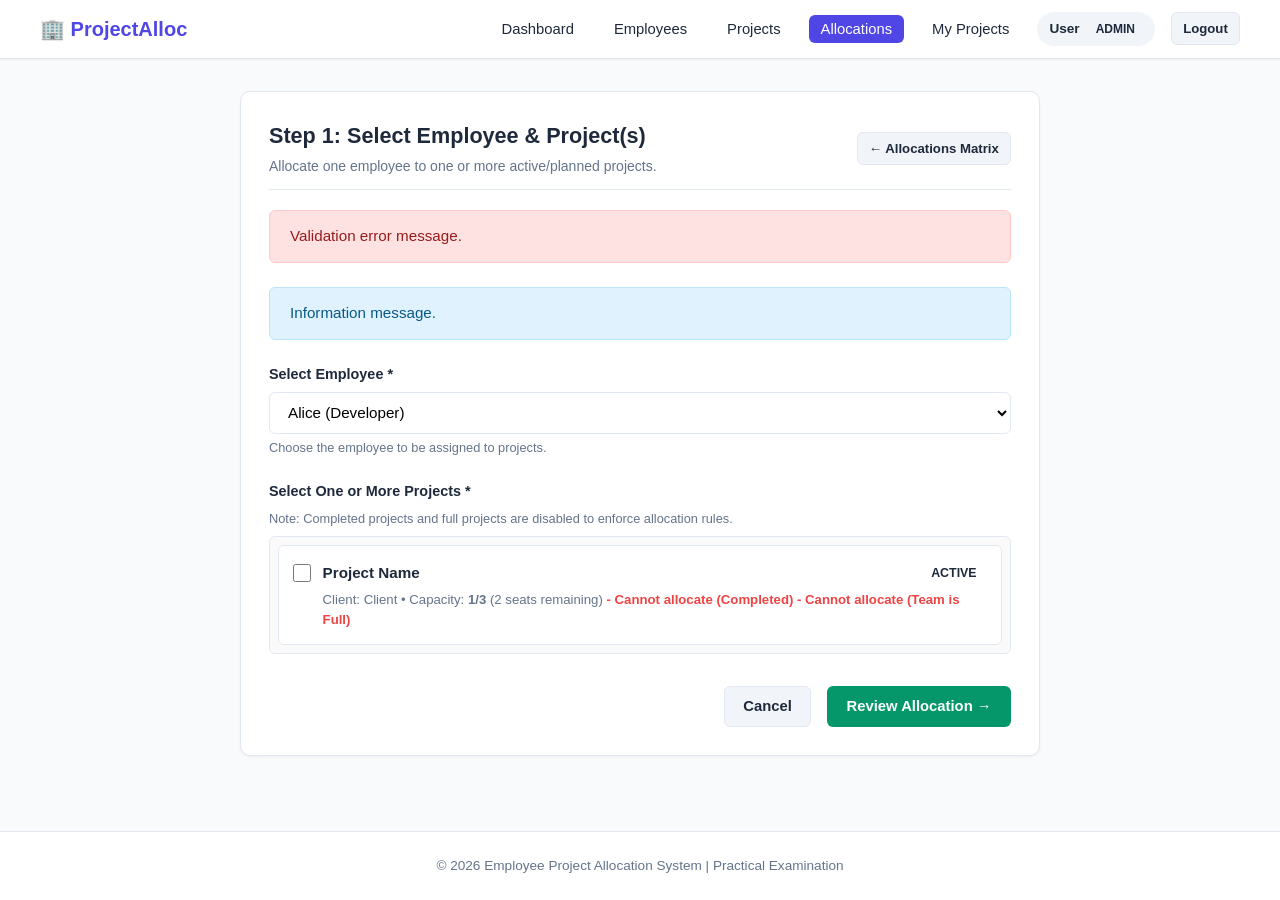
<file: src/main/webapp/WEB-INF/templates/allocation-form.html>
<!DOCTYPE html>
<html xmlns:th="http://www.thymeleaf.org" lang="en">
<head>
    <meta charset="UTF-8">
    <meta name="viewport" content="width=device-width, initial-scale=1.0">
    <title>New Allocation - Employee Project Allocation System</title>
    <link rel="stylesheet" th:href="@{/css/style.css}" href="../../css/style.css">
</head>
<body>

<nav class="navbar">
    <div class="nav-container">
        <a class="nav-brand" th:href="@{/dashboard}">
            <span>🏢 ProjectAlloc</span>
        </a>
        <ul class="nav-links">
            <li><a class="nav-link" th:href="@{/dashboard}">Dashboard</a></li>
            <li><a class="nav-link" th:href="@{/employees}">Employees</a></li>
            <li><a class="nav-link" th:href="@{/projects}">Projects</a></li>
            <li><a class="nav-link active" th:href="@{/allocations}">Allocations</a></li>
            <li><a class="nav-link" th:href="@{/my-projects}">My Projects</a></li>
            <li>
                <div class="user-profile-badge">
                    <span th:text="${currentUserName}">User</span>
                    <span class="badge-role" th:classappend="${currentUserRole}" th:text="${currentUserRole}">ADMIN</span>
                </div>
            </li>
            <li><a class="btn btn-secondary btn-sm" th:href="@{/logout}">Logout</a></li>
        </ul>
    </div>
</nav>

<main class="main-content">

    <div class="card" style="max-width: 800px; margin: 0 auto;">
        <div class="card-header">
            <div>
                <h2 class="card-title">Step 1: Select Employee & Project(s)</h2>
                <p style="color: var(--text-muted); font-size: 0.875rem; margin-top: 0.25rem;">
                    Allocate one employee to one or more active/planned projects.
                </p>
            </div>
            <a th:href="@{/allocations}" class="btn btn-secondary btn-sm">&larr; Allocations Matrix</a>
        </div>

        <!-- Validation Error Message Alert -->
        <div th:if="${errorMessage != null}" class="alert alert-danger" th:utext="${errorMessage}">
            Validation error message.
        </div>
        <div th:if="${infoMessage != null}" class="alert alert-info" th:text="${infoMessage}">
            Information message.
        </div>

        <form th:action="@{/allocations/stage}" method="post">

            <!-- Employee Selection Dropdown -->
            <div class="form-group">
                <label class="form-label" for="employeeId">Select Employee *</label>
                <select id="employeeId" name="employeeId" class="form-control" required>
                    <option value="" disabled th:selected="${selectedEmployeeId == null}">-- Select an Employee --</option>
                    <option th:each="emp : ${employees}"
                            th:value="${emp.employeeID}"
                            th:selected="${selectedEmployeeId != null and selectedEmployeeId == emp.employeeID}"
                            th:text="${emp.employeeName} + ' (' + ${emp.designation} + ' - ' + ${emp.email} + ')'">
                        Alice (Developer)
                    </option>
                </select>
                <div class="form-help">Choose the employee to be assigned to projects.</div>
            </div>

            <!-- Project Selection (Multiple Choice Checkbox List) -->
            <div class="form-group" style="margin-top: 1.5rem;">
                <label class="form-label">Select One or More Projects *</label>
                <div class="form-help" style="margin-bottom: 0.5rem;">
                    Note: Completed projects and full projects are disabled to enforce allocation rules.
                </div>

                <div class="checkbox-card-list">
                    <div th:each="proj : ${projects}"
                         class="checkbox-card"
                         th:classappend="${!proj.allocationAllowed ? 'disabled' : ''}">
                        
                        <input type="checkbox"
                               name="projectIds"
                               th:value="${proj.projectID}"
                               th:id="'proj_' + ${proj.projectID}"
                               th:disabled="${!proj.allocationAllowed}"
                               th:checked="${selectedProjectIds != null and selectedProjectIds.contains(proj.projectID)}" />

                        <div class="checkbox-content">
                            <label th:for="'proj_' + ${proj.projectID}" style="cursor: pointer; display: block;">
                                <div class="checkbox-title">
                                    <span th:text="${proj.projectName}">Project Name</span>
                                    <span class="status-badge" th:classappend="'status-' + ${proj.status}" th:text="${proj.status}">Active</span>
                                </div>
                                <div class="checkbox-desc">
                                    Client: <span th:text="${proj.clientName}">Client</span> &bull;
                                    Capacity: <strong th:text="${proj.currentTeamSize} + ' / ' + ${proj.maximumTeamSize}">1/3</strong>
                                    (<span th:text="${proj.remainingCapacity} + ' seat(s) remaining'">2 seats remaining</span>)
                                    <span th:if="${proj.completed}" style="color: var(--danger); font-weight: 600;"> - Cannot allocate (Completed)</span>
                                    <span th:if="${proj.full and !proj.completed}" style="color: var(--danger); font-weight: 600;"> - Cannot allocate (Team is Full)</span>
                                </div>
                            </label>
                        </div>
                    </div>
                </div>
            </div>

            <div style="display: flex; gap: 1rem; margin-top: 2rem; justify-content: flex-end;">
                <a th:href="@{/allocations}" class="btn btn-secondary">Cancel</a>
                <button type="submit" class="btn btn-primary" style="background-color: #059669;">
                    Review Allocation &rarr;
                </button>
            </div>
        </form>
    </div>

</main>

<footer class="footer">
    &copy; 2026 Employee Project Allocation System | Practical Examination
</footer>

</body>
</html>
</file>
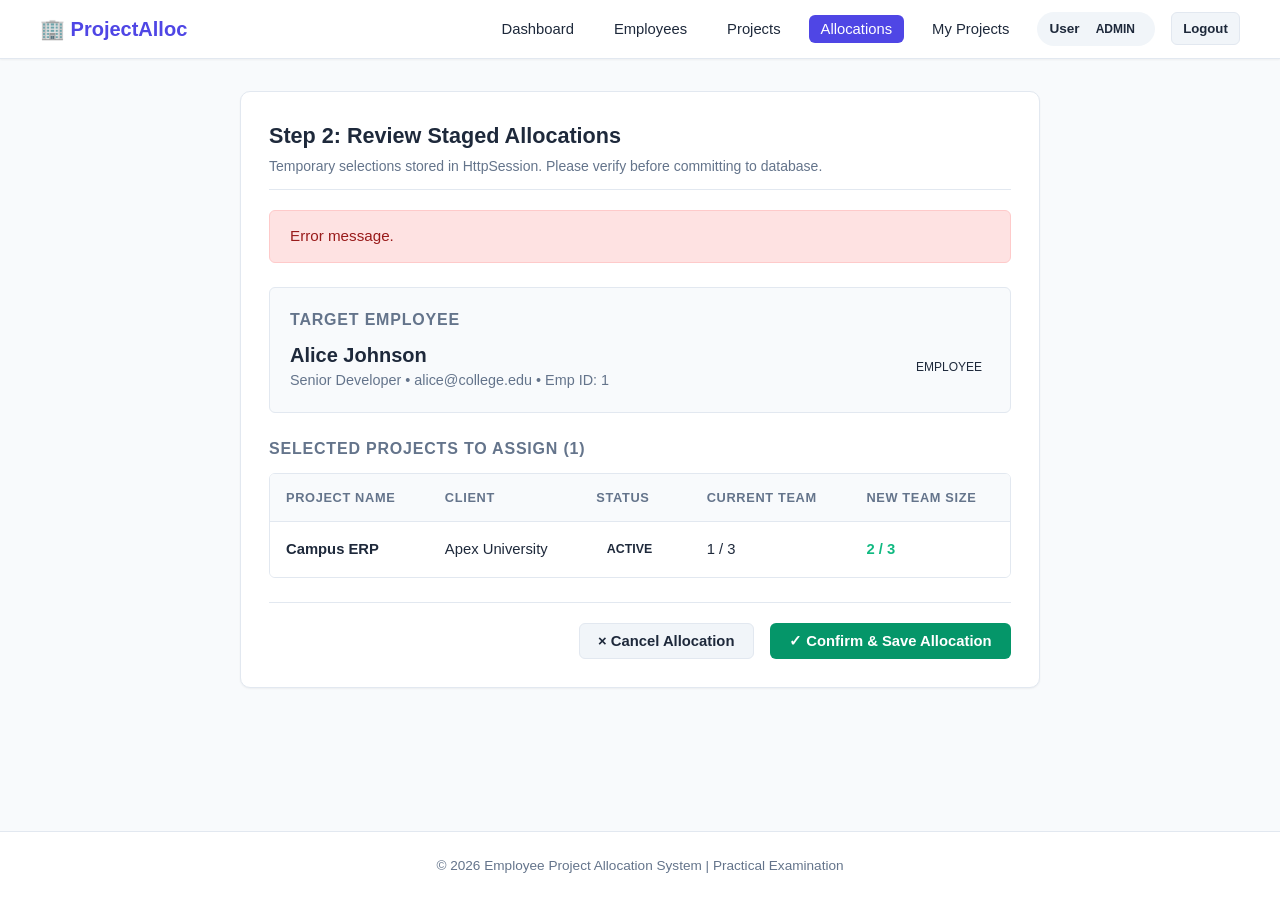
<file: src/main/webapp/WEB-INF/templates/allocation-review.html>
<!DOCTYPE html>
<html xmlns:th="http://www.thymeleaf.org" lang="en">
<head>
    <meta charset="UTF-8">
    <meta name="viewport" content="width=device-width, initial-scale=1.0">
    <title>Review Allocation - Employee Project Allocation System</title>
    <link rel="stylesheet" th:href="@{/css/style.css}" href="../../css/style.css">
</head>
<body>

<nav class="navbar">
    <div class="nav-container">
        <a class="nav-brand" th:href="@{/dashboard}">
            <span>🏢 ProjectAlloc</span>
        </a>
        <ul class="nav-links">
            <li><a class="nav-link" th:href="@{/dashboard}">Dashboard</a></li>
            <li><a class="nav-link" th:href="@{/employees}">Employees</a></li>
            <li><a class="nav-link" th:href="@{/projects}">Projects</a></li>
            <li><a class="nav-link active" th:href="@{/allocations}">Allocations</a></li>
            <li><a class="nav-link" th:href="@{/my-projects}">My Projects</a></li>
            <li>
                <div class="user-profile-badge">
                    <span th:text="${currentUserName}">User</span>
                    <span class="badge-role" th:classappend="${currentUserRole}" th:text="${currentUserRole}">ADMIN</span>
                </div>
            </li>
            <li><a class="btn btn-secondary btn-sm" th:href="@{/logout}">Logout</a></li>
        </ul>
    </div>
</nav>

<main class="main-content">

    <div class="card" style="max-width: 800px; margin: 0 auto;">
        <div class="card-header">
            <div>
                <h2 class="card-title">Step 2: Review Staged Allocations</h2>
                <p style="color: var(--text-muted); font-size: 0.875rem; margin-top: 0.25rem;">
                    Temporary selections stored in HttpSession. Please verify before committing to database.
                </p>
            </div>
        </div>

        <!-- Failure / Error alert -->
        <div th:if="${errorMessage != null}" class="alert alert-danger" th:utext="${errorMessage}">
            Error message.
        </div>

        <!-- Employee Summary Card -->
        <div style="background: #f8fafc; border: 1px solid var(--border-color); border-radius: var(--radius-sm); padding: 1.25rem; margin-bottom: 1.5rem;">
            <h3 style="font-size: 1rem; color: var(--text-muted); text-transform: uppercase; letter-spacing: 0.05em; margin-bottom: 0.5rem;">
                Target Employee
            </h3>
            <div style="display: flex; justify-content: space-between; align-items: center; flex-wrap: wrap;">
                <div>
                    <h4 style="font-size: 1.25rem; font-weight: 700;" th:text="${employee.employeeName}">Alice Johnson</h4>
                    <p style="color: var(--text-muted); font-size: 0.9rem;">
                        <span th:text="${employee.designation}">Senior Developer</span> &bull;
                        <span th:text="${employee.email}">alice@college.edu</span> &bull;
                        Emp ID: <span th:text="${employee.employeeID}">1</span>
                    </p>
                </div>
                <div>
                    <span class="badge-role" th:classappend="${employee.role}" th:text="${employee.role}">EMPLOYEE</span>
                </div>
            </div>
        </div>

        <!-- Selected Projects Table -->
        <div style="margin-bottom: 1.5rem;">
            <h3 style="font-size: 1rem; color: var(--text-muted); text-transform: uppercase; letter-spacing: 0.05em; margin-bottom: 0.75rem;">
                Selected Projects to Assign (<span th:text="${#lists.size(selectedProjects)}">1</span>)
            </h3>
            <div class="table-responsive">
                <table class="data-table">
                    <thead>
                    <tr>
                        <th>Project Name</th>
                        <th>Client</th>
                        <th>Status</th>
                        <th>Current Team</th>
                        <th>New Team Size</th>
                    </tr>
                    </thead>
                    <tbody>
                    <tr th:each="proj : ${selectedProjects}">
                        <td style="font-weight: 600;" th:text="${proj.projectName}">Campus ERP</td>
                        <td th:text="${proj.clientName}">Apex University</td>
                        <td>
                            <span class="status-badge" th:classappend="'status-' + ${proj.status}" th:text="${proj.status}">
                                Active
                            </span>
                        </td>
                        <td th:text="${proj.currentTeamSize} + ' / ' + ${proj.maximumTeamSize}">1 / 3</td>
                        <td>
                            <strong style="color: var(--success);"
                                    th:text="(${proj.currentTeamSize} + 1) + ' / ' + ${proj.maximumTeamSize}">
                                2 / 3
                            </strong>
                        </td>
                    </tr>
                    </tbody>
                </table>
            </div>
        </div>

        <!-- Confirmation and Cancellation Action Forms -->
        <div style="display: flex; gap: 1rem; justify-content: flex-end; align-items: center; border-top: 1px solid var(--border-color); padding-top: 1.25rem;">
            <!-- Cancel Button: Triggers session cleanup and returns to form -->
            <form th:action="@{/allocations/cancel}" method="post">
                <button type="submit" class="btn btn-secondary">
                    &times; Cancel Allocation
                </button>
            </form>

            <!-- Confirm Button: Executes transactional commit and PRG -->
            <form th:action="@{/allocations/confirm}" method="post">
                <button type="submit" class="btn btn-primary" style="background-color: #059669;">
                    ✓ Confirm &amp; Save Allocation
                </button>
            </form>
        </div>
    </div>

</main>

<footer class="footer">
    &copy; 2026 Employee Project Allocation System | Practical Examination
</footer>

</body>
</html>
</file>
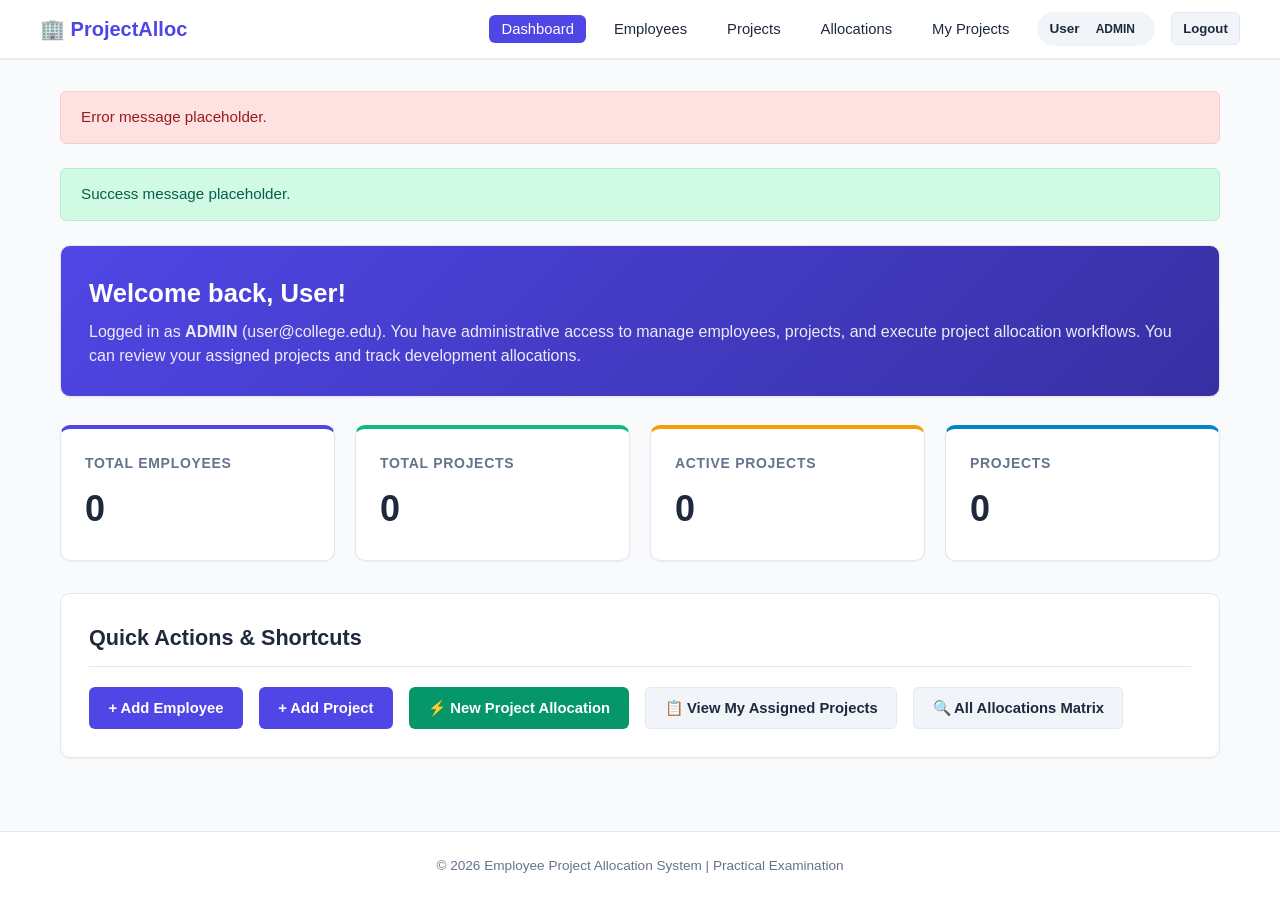
<file: src/main/webapp/WEB-INF/templates/dashboard.html>
<!DOCTYPE html>
<html xmlns:th="http://www.thymeleaf.org" lang="en">
<head>
    <meta charset="UTF-8">
    <meta name="viewport" content="width=device-width, initial-scale=1.0">
    <title>Dashboard - Employee Project Allocation System</title>
    <link rel="stylesheet" th:href="@{/css/style.css}" href="../../css/style.css">
</head>
<body>

<!-- Standard Navigation Header -->
<nav class="navbar">
    <div class="nav-container">
        <a class="nav-brand" th:href="@{/dashboard}">
            <span>🏢 ProjectAlloc</span>
        </a>
        <ul class="nav-links">
            <li><a class="nav-link active" th:href="@{/dashboard}">Dashboard</a></li>
            <li th:if="${currentUserRole == 'ADMIN'}">
                <a class="nav-link" th:href="@{/employees}">Employees</a>
            </li>
            <li th:if="${currentUserRole == 'ADMIN'}">
                <a class="nav-link" th:href="@{/projects}">Projects</a>
            </li>
            <li th:if="${currentUserRole == 'ADMIN'}">
                <a class="nav-link" th:href="@{/allocations}">Allocations</a>
            </li>
            <li>
                <a class="nav-link" th:href="@{/my-projects}">My Projects</a>
            </li>
            <li>
                <div class="user-profile-badge">
                    <span th:text="${currentUserName}">User</span>
                    <span class="badge-role" th:classappend="${currentUserRole}" th:text="${currentUserRole}">ADMIN</span>
                </div>
            </li>
            <li>
                <a class="btn btn-secondary btn-sm" th:href="@{/logout}">Logout</a>
            </li>
        </ul>
    </div>
</nav>

<main class="main-content">

    <!-- Alert Messages -->
    <div th:if="${errorMessage != null}" class="alert alert-danger" th:text="${errorMessage}">
        Error message placeholder.
    </div>
    <div th:if="${successMessage != null}" class="alert alert-success" th:text="${successMessage}">
        Success message placeholder.
    </div>

    <!-- Welcome Card -->
    <div class="card" style="background: linear-gradient(135deg, #4f46e5 0%, #3730a3 100%); color: #ffffff;">
        <h2 style="font-size: 1.6rem; font-weight: 700;">
            Welcome back, <span th:text="${currentUserName}">User</span>!
        </h2>
        <p style="margin-top: 0.5rem; opacity: 0.9;">
            Logged in as <strong th:text="${currentUserRole}">ADMIN</strong> (<span th:text="${currentUserEmail}">user@college.edu</span>).
            <span th:if="${currentUserRole == 'ADMIN'}">
                You have administrative access to manage employees, projects, and execute project allocation workflows.
            </span>
            <span th:if="${currentUserRole == 'EMPLOYEE'}">
                You can review your assigned projects and track development allocations.
            </span>
        </p>
    </div>

    <!-- System Metrics Grid -->
    <div class="stats-grid">
        <div class="stat-card">
            <span class="stat-title">Total Employees</span>
            <span class="stat-value" th:text="${totalEmployees}">0</span>
        </div>
        <div class="stat-card" style="border-top-color: #10b981;">
            <span class="stat-title">Total Projects</span>
            <span class="stat-value" th:text="${totalProjects}">0</span>
        </div>
        <div class="stat-card" style="border-top-color: #f59e0b;">
            <span class="stat-title">Active Projects</span>
            <span class="stat-value" th:text="${activeProjects}">0</span>
        </div>
        <div class="stat-card" style="border-top-color: #0284c7;">
            <span class="stat-title" th:text="${currentUserRole == 'ADMIN' ? 'Workflow' : 'Assigned to Me'}">Projects</span>
            <span class="stat-value" th:text="${currentUserRole == 'ADMIN' ? 'Bidirectional' : (myProjectsCount != null ? myProjectsCount : 0)}">0</span>
        </div>
    </div>

    <!-- Quick Action Cards -->
    <div class="card">
        <div class="card-header">
            <h3 class="card-title">Quick Actions & Shortcuts</h3>
        </div>
        <div style="display: flex; gap: 1rem; flex-wrap: wrap;">
            <a th:if="${currentUserRole == 'ADMIN'}" th:href="@{/employees/new}" class="btn btn-primary">
                + Add Employee
            </a>
            <a th:if="${currentUserRole == 'ADMIN'}" th:href="@{/projects/new}" class="btn btn-primary">
                + Add Project
            </a>
            <a th:if="${currentUserRole == 'ADMIN'}" th:href="@{/allocations/new}" class="btn btn-primary" style="background-color: #059669;">
                ⚡ New Project Allocation
            </a>
            <a th:href="@{/my-projects}" class="btn btn-secondary">
                📋 View My Assigned Projects
            </a>
            <a th:if="${currentUserRole == 'ADMIN'}" th:href="@{/allocations}" class="btn btn-secondary">
                🔍 All Allocations Matrix
            </a>
        </div>
    </div>

</main>

<footer class="footer">
    &copy; 2026 Employee Project Allocation System | Practical Examination
</footer>

</body>
</html>
</file>
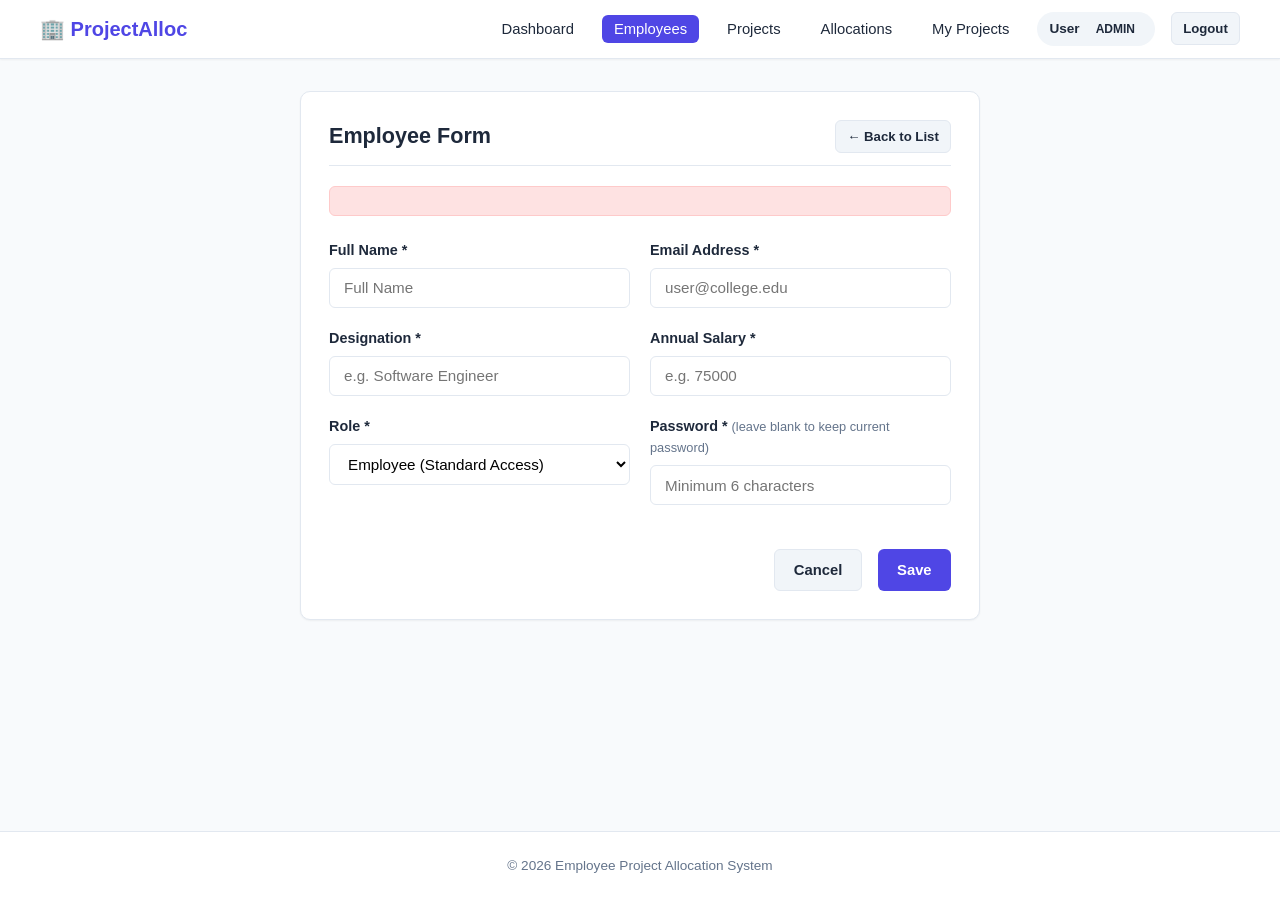
<file: src/main/webapp/WEB-INF/templates/employee-form.html>
<!DOCTYPE html>
<html xmlns:th="http://www.thymeleaf.org" lang="en">
<head>
    <meta charset="UTF-8">
    <meta name="viewport" content="width=device-width, initial-scale=1.0">
    <title th:text="${isEdit} ? 'Edit Employee' : 'Add Employee'">Employee Form</title>
    <link rel="stylesheet" th:href="@{/css/style.css}" href="../../css/style.css">
</head>
<body>

<nav class="navbar">
    <div class="nav-container">
        <a class="nav-brand" th:href="@{/dashboard}">
            <span>🏢 ProjectAlloc</span>
        </a>
        <ul class="nav-links">
            <li><a class="nav-link" th:href="@{/dashboard}">Dashboard</a></li>
            <li><a class="nav-link active" th:href="@{/employees}">Employees</a></li>
            <li><a class="nav-link" th:href="@{/projects}">Projects</a></li>
            <li><a class="nav-link" th:href="@{/allocations}">Allocations</a></li>
            <li><a class="nav-link" th:href="@{/my-projects}">My Projects</a></li>
            <li>
                <div class="user-profile-badge">
                    <span th:text="${currentUserName}">User</span>
                    <span class="badge-role" th:classappend="${currentUserRole}" th:text="${currentUserRole}">ADMIN</span>
                </div>
            </li>
            <li><a class="btn btn-secondary btn-sm" th:href="@{/logout}">Logout</a></li>
        </ul>
    </div>
</nav>

<main class="main-content">
    <div class="card" style="max-width: 680px; margin: 0 auto;">
        <div class="card-header">
            <h2 class="card-title" th:text="${isEdit} ? 'Edit Employee' : 'Add New Employee'">Employee Form</h2>
            <a th:href="@{/employees}" class="btn btn-secondary btn-sm">&larr; Back to List</a>
        </div>

        <div th:if="${errorMessage != null}" class="alert alert-danger" th:utext="${errorMessage}"></div>

        <form th:action="@{/employees/save}" th:object="${employee}" method="post">

            <input type="hidden" name="employeeID" th:value="*{employeeID}" />

            <div class="form-row">
                <div class="form-group">
                    <label class="form-label" for="employeeName">Full Name *</label>
                    <input type="text"
                           th:field="*{employeeName}"
                           class="form-control"
                           placeholder="Full Name"
                           required>
                </div>

                <div class="form-group">
                    <label class="form-label" for="email">Email Address *</label>
                    <input type="email"
                           th:field="*{email}"
                           class="form-control"
                           placeholder="user@college.edu"
                           required>
                </div>
            </div>

            <div class="form-row">
                <div class="form-group">
                    <label class="form-label" for="designation">Designation *</label>
                    <input type="text"
                           th:field="*{designation}"
                           class="form-control"
                           placeholder="e.g. Software Engineer"
                           required>
                </div>

                <div class="form-group">
                    <label class="form-label" for="salary">Annual Salary *</label>
                    <input type="number"
                           th:field="*{salary}"
                           step="0.01"
                           min="1"
                           class="form-control"
                           placeholder="e.g. 75000"
                           required>
                </div>
            </div>

            <div class="form-row">
                <div class="form-group">
                    <label class="form-label" for="role">Role *</label>
                    <select th:field="*{role}" class="form-control" required>
                        <option value="EMPLOYEE" th:selected="*{role == 'EMPLOYEE'}">Employee (Standard Access)</option>
                        <option value="ADMIN"    th:selected="*{role == 'ADMIN'}">Admin (Full Management)</option>
                    </select>
                </div>

                <div class="form-group">
                    <label class="form-label" for="password">
                        Password
                        <span th:if="${!isEdit}">*</span>
                        <span th:if="${isEdit}" style="font-size:0.8rem;font-weight:normal;color:var(--text-muted);">
                            (leave blank to keep current password)
                        </span>
                    </label>
                    <input type="password"
                           id="password"
                           name="password"
                           class="form-control"
                           placeholder="Minimum 6 characters"
                           th:required="${!isEdit}">
                </div>
            </div>

            <div style="display:flex;gap:1rem;justify-content:flex-end;margin-top:1.5rem;">
                <a th:href="@{/employees}" class="btn btn-secondary">Cancel</a>
                <button type="submit" class="btn btn-primary"
                        th:text="${isEdit} ? 'Update Employee' : 'Save Employee'">
                    Save
                </button>
            </div>
        </form>
    </div>
</main>

<footer class="footer">&copy; 2026 Employee Project Allocation System</footer>
</body>
</html>
</file>
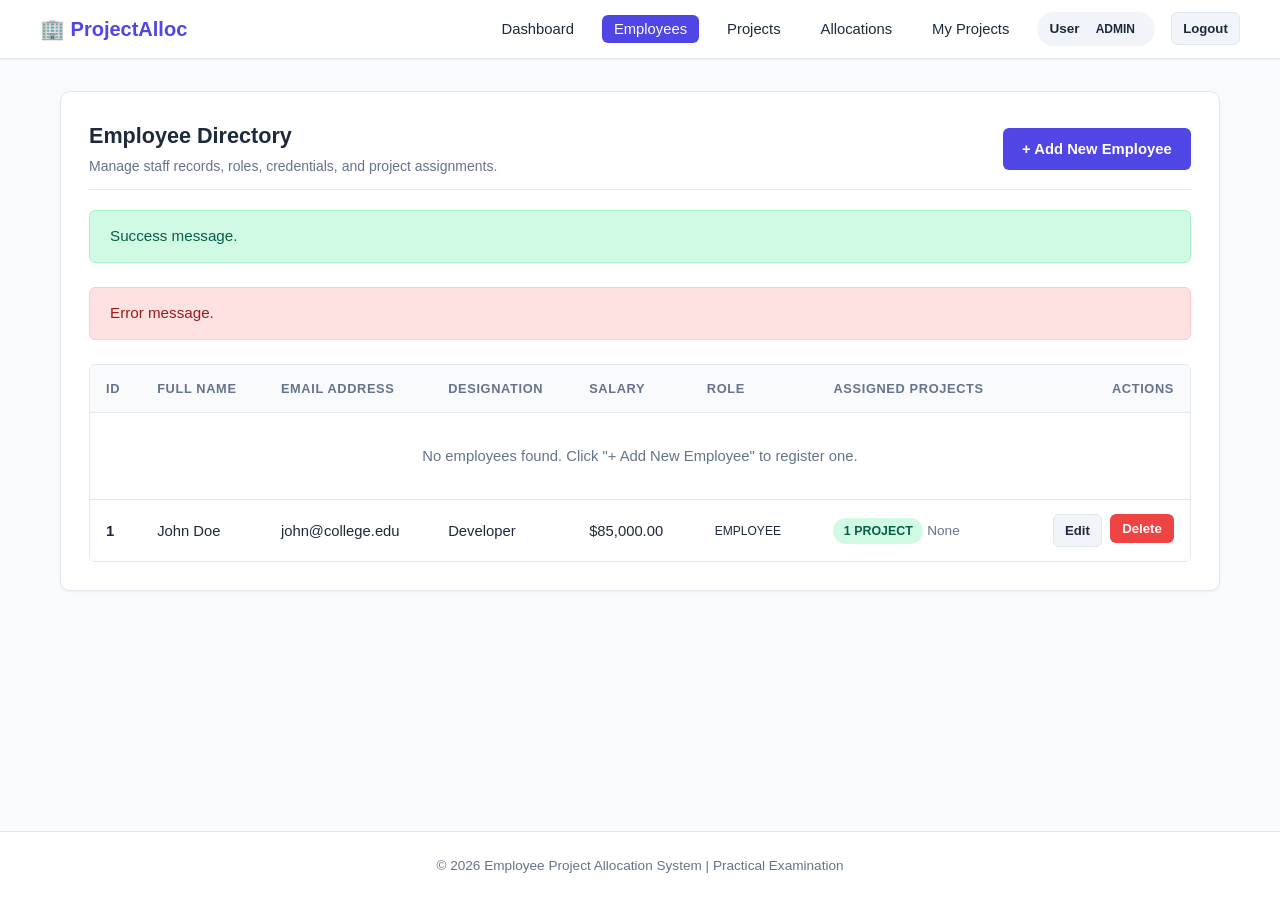
<file: src/main/webapp/WEB-INF/templates/employee-list.html>
<!DOCTYPE html>
<html xmlns:th="http://www.thymeleaf.org" lang="en">
<head>
    <meta charset="UTF-8">
    <meta name="viewport" content="width=device-width, initial-scale=1.0">
    <title>Employees - Employee Project Allocation System</title>
    <link rel="stylesheet" th:href="@{/css/style.css}" href="../../css/style.css">
</head>
<body>

<nav class="navbar">
    <div class="nav-container">
        <a class="nav-brand" th:href="@{/dashboard}">
            <span>🏢 ProjectAlloc</span>
        </a>
        <ul class="nav-links">
            <li><a class="nav-link" th:href="@{/dashboard}">Dashboard</a></li>
            <li><a class="nav-link active" th:href="@{/employees}">Employees</a></li>
            <li><a class="nav-link" th:href="@{/projects}">Projects</a></li>
            <li><a class="nav-link" th:href="@{/allocations}">Allocations</a></li>
            <li><a class="nav-link" th:href="@{/my-projects}">My Projects</a></li>
            <li>
                <div class="user-profile-badge">
                    <span th:text="${currentUserName}">User</span>
                    <span class="badge-role" th:classappend="${currentUserRole}" th:text="${currentUserRole}">ADMIN</span>
                </div>
            </li>
            <li><a class="btn btn-secondary btn-sm" th:href="@{/logout}">Logout</a></li>
        </ul>
    </div>
</nav>

<main class="main-content">

    <div class="card">
        <div class="card-header">
            <div>
                <h2 class="card-title">Employee Directory</h2>
                <p style="color: var(--text-muted); font-size: 0.875rem; margin-top: 0.25rem;">
                    Manage staff records, roles, credentials, and project assignments.
                </p>
            </div>
            <a th:href="@{/employees/new}" class="btn btn-primary">+ Add New Employee</a>
        </div>

        <!-- Success & Error Alert Messages -->
        <div th:if="${successMessage != null}" class="alert alert-success" th:text="${successMessage}">
            Success message.
        </div>
        <div th:if="${errorMessage != null}" class="alert alert-danger" th:text="${errorMessage}">
            Error message.
        </div>

        <div class="table-responsive">
            <table class="data-table">
                <thead>
                <tr>
                    <th>ID</th>
                    <th>Full Name</th>
                    <th>Email Address</th>
                    <th>Designation</th>
                    <th>Salary</th>
                    <th>Role</th>
                    <th>Assigned Projects</th>
                    <th style="text-align: right;">Actions</th>
                </tr>
                </thead>
                <tbody>
                <tr th:if="${#lists.isEmpty(employees)}">
                    <td colspan="8" style="text-align: center; padding: 2rem; color: var(--text-muted);">
                        No employees found. Click "+ Add New Employee" to register one.
                    </td>
                </tr>
                <tr th:each="emp : ${employees}">
                    <td style="font-weight: 700;" th:text="${emp.employeeID}">1</td>
                    <td th:text="${emp.employeeName}">John Doe</td>
                    <td th:text="${emp.email}">john@college.edu</td>
                    <td th:text="${emp.designation}">Developer</td>
                    <td th:text="'$' + ${#numbers.formatDecimal(emp.salary, 1, 'COMMA', 2, 'POINT')}">$85,000.00</td>
                    <td>
                        <span class="badge-role" th:classappend="${emp.role}" th:text="${emp.role}">EMPLOYEE</span>
                    </td>
                    <td>
                        <span th:if="${emp.projects != null and !emp.projects.isEmpty()}">
                            <span class="status-badge status-Active" th:text="${emp.projects.size()} + ' Project(s)'">1 Project</span>
                        </span>
                        <span th:if="${emp.projects == null or emp.projects.isEmpty()}" style="color: var(--text-muted); font-size: 0.85rem;">
                            None
                        </span>
                    </td>
                    <td style="text-align: right;">
                        <div class="btn-group" style="justify-content: flex-end;">
                            <a th:href="@{/employees/edit(id=${emp.employeeID})}" class="btn btn-secondary btn-sm">
                                Edit
                            </a>
                            <form th:action="@{/employees/delete}" method="post" style="display: inline;"
                                  onsubmit="return confirm('Are you sure you want to delete this employee? Their project allocations will be cleanly removed.');">
                                <input type="hidden" name="employeeID" th:value="${emp.employeeID}" />
                                <button type="submit" class="btn btn-danger btn-sm">Delete</button>
                            </form>
                        </div>
                    </td>
                </tr>
                </tbody>
            </table>
        </div>
    </div>

</main>

<footer class="footer">
    &copy; 2026 Employee Project Allocation System | Practical Examination
</footer>

</body>
</html>
</file>
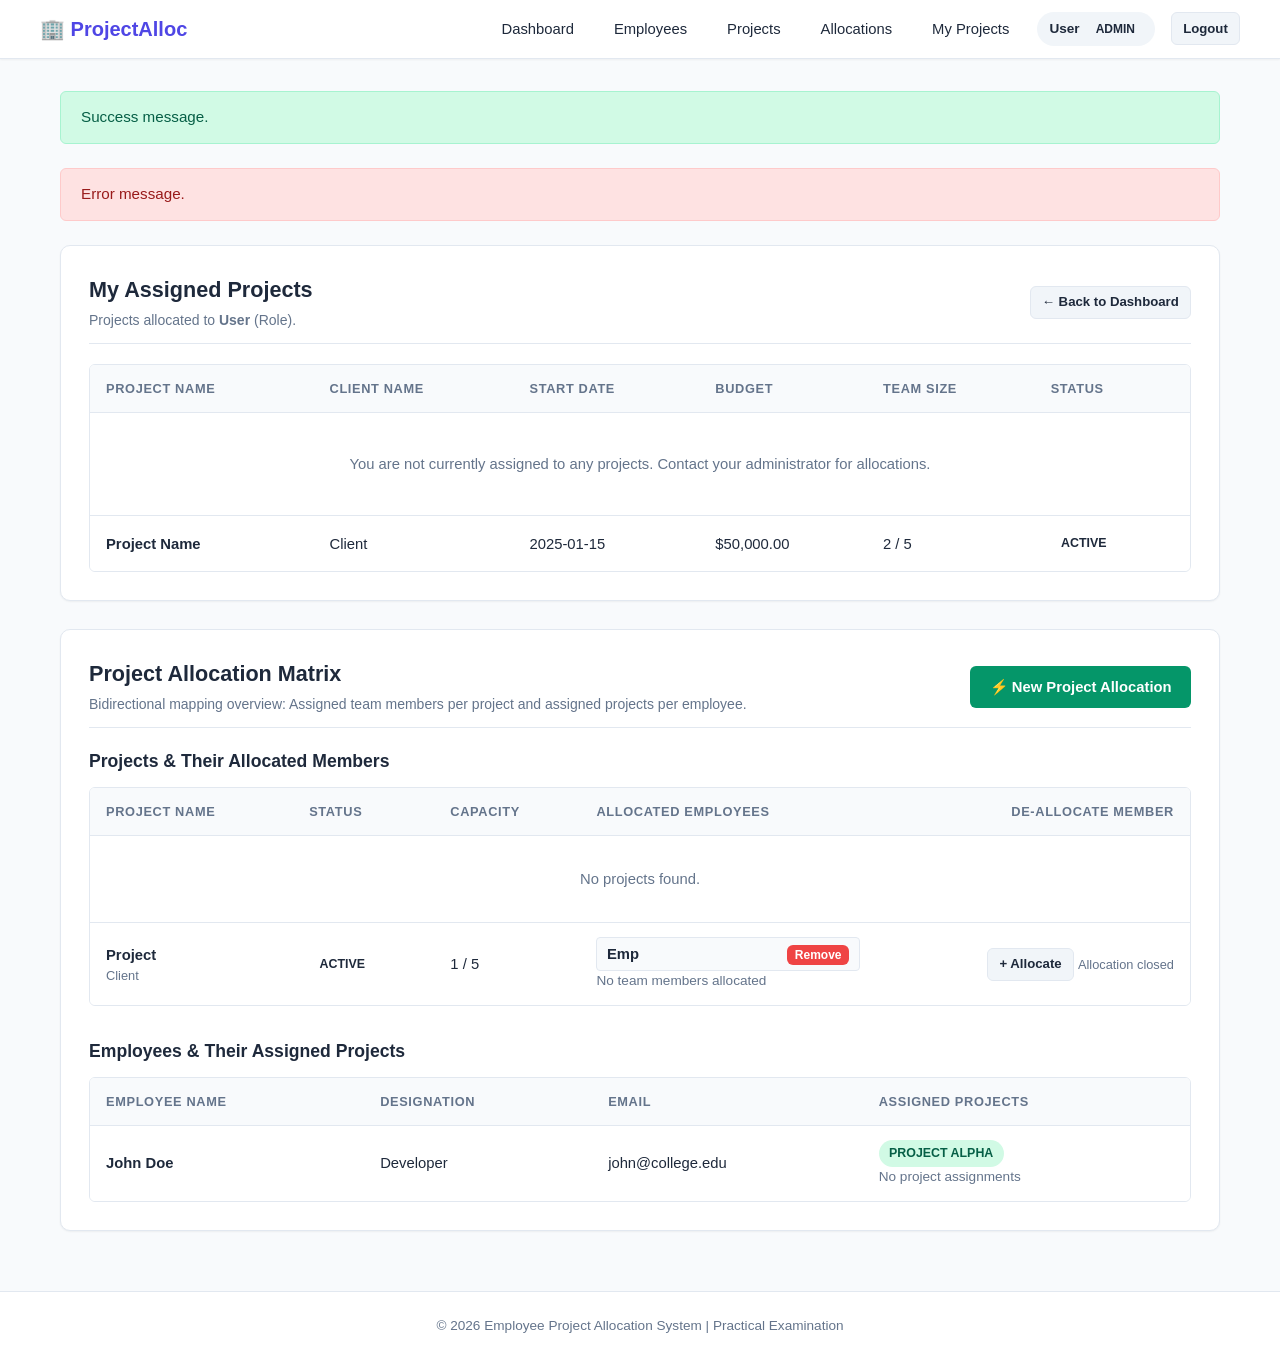
<file: src/main/webapp/WEB-INF/templates/employee-projects.html>
<!DOCTYPE html>
<html xmlns:th="http://www.thymeleaf.org" lang="en">
<head>
    <meta charset="UTF-8">
    <meta name="viewport" content="width=device-width, initial-scale=1.0">
    <title th:text="${isPersonalView ? 'My Assigned Projects' : 'Allocations Overview'} + ' - ProjectAlloc'">Project Allocations</title>
    <link rel="stylesheet" th:href="@{/css/style.css}" href="../../css/style.css">
</head>
<body>

<nav class="navbar">
    <div class="nav-container">
        <a class="nav-brand" th:href="@{/dashboard}">
            <span>🏢 ProjectAlloc</span>
        </a>
        <ul class="nav-links">
            <li><a class="nav-link" th:href="@{/dashboard}">Dashboard</a></li>
            <li th:if="${currentUserRole == 'ADMIN'}">
                <a class="nav-link" th:href="@{/employees}">Employees</a>
            </li>
            <li th:if="${currentUserRole == 'ADMIN'}">
                <a class="nav-link" th:href="@{/projects}">Projects</a>
            </li>
            <li th:if="${currentUserRole == 'ADMIN'}">
                <a class="nav-link" th:classappend="${!isPersonalView ? 'active' : ''}" th:href="@{/allocations}">Allocations</a>
            </li>
            <li>
                <a class="nav-link" th:classappend="${isPersonalView ? 'active' : ''}" th:href="@{/my-projects}">My Projects</a>
            </li>
            <li>
                <div class="user-profile-badge">
                    <span th:text="${currentUserName}">User</span>
                    <span class="badge-role" th:classappend="${currentUserRole}" th:text="${currentUserRole}">ADMIN</span>
                </div>
            </li>
            <li><a class="btn btn-secondary btn-sm" th:href="@{/logout}">Logout</a></li>
        </ul>
    </div>
</nav>

<main class="main-content">

    <!-- Alerts -->
    <div th:if="${successMessage != null}" class="alert alert-success" th:text="${successMessage}">
        Success message.
    </div>
    <div th:if="${errorMessage != null}" class="alert alert-danger" th:text="${errorMessage}">
        Error message.
    </div>

    <!-- ========================================================== -->
    <!-- VIEW A: PERSONAL ASSIGNED PROJECTS (EMPLOYEE ROLE / SELF)  -->
    <!-- ========================================================== -->
    <div th:if="${isPersonalView}">
        <div class="card">
            <div class="card-header">
                <div>
                    <h2 class="card-title">My Assigned Projects</h2>
                    <p style="color: var(--text-muted); font-size: 0.875rem; margin-top: 0.25rem;">
                        Projects allocated to <strong th:text="${employee.employeeName}">User</strong>
                        (<span th:text="${employee.designation}">Role</span>).
                    </p>
                </div>
                <a th:href="@{/dashboard}" class="btn btn-secondary btn-sm">&larr; Back to Dashboard</a>
            </div>

            <div class="table-responsive">
                <table class="data-table">
                    <thead>
                    <tr>
                        <th>Project Name</th>
                        <th>Client Name</th>
                        <th>Start Date</th>
                        <th>Budget</th>
                        <th>Team Size</th>
                        <th>Status</th>
                    </tr>
                    </thead>
                    <tbody>
                    <tr th:if="${#sets.isEmpty(myProjects)}">
                        <td colspan="6" style="text-align: center; padding: 2.5rem; color: var(--text-muted);">
                            You are not currently assigned to any projects. Contact your administrator for allocations.
                        </td>
                    </tr>
                    <tr th:each="proj : ${myProjects}">
                        <td style="font-weight: 700;" th:text="${proj.projectName}">Project Name</td>
                        <td th:text="${proj.clientName}">Client</td>
                        <td th:text="${proj.startDate}">2025-01-15</td>
                        <td th:text="'$' + ${#numbers.formatDecimal(proj.budget, 1, 'COMMA', 2, 'POINT')}">$50,000.00</td>
                        <td th:text="${proj.currentTeamSize} + ' / ' + ${proj.maximumTeamSize}">2 / 5</td>
                        <td>
                            <span class="status-badge" th:classappend="'status-' + ${proj.status}" th:text="${proj.status}">Active</span>
                        </td>
                    </tr>
                    </tbody>
                </table>
            </div>
        </div>
    </div>

    <!-- ========================================================== -->
    <!-- VIEW B: ALL ALLOCATIONS MATRIX (ADMINISTRATOR OVERVIEW)    -->
    <!-- ========================================================== -->
    <div th:if="${!isPersonalView}">
        <div class="card">
            <div class="card-header">
                <div>
                    <h2 class="card-title">Project Allocation Matrix</h2>
                    <p style="color: var(--text-muted); font-size: 0.875rem; margin-top: 0.25rem;">
                        Bidirectional mapping overview: Assigned team members per project and assigned projects per employee.
                    </p>
                </div>
                <div style="display: flex; gap: 0.5rem;">
                    <a th:href="@{/allocations/new}" class="btn btn-primary" style="background-color: #059669;">
                        ⚡ New Project Allocation
                    </a>
                </div>
            </div>

            <!-- Project-Centric View -->
            <h3 style="font-size: 1.1rem; font-weight: 700; margin-bottom: 0.75rem; color: var(--text-main);">
                Projects &amp; Their Allocated Members
            </h3>

            <div class="table-responsive" style="margin-bottom: 2rem;">
                <table class="data-table">
                    <thead>
                    <tr>
                        <th>Project Name</th>
                        <th>Status</th>
                        <th>Capacity</th>
                        <th>Allocated Employees</th>
                        <th style="text-align: right;">De-allocate Member</th>
                    </tr>
                    </thead>
                    <tbody>
                    <tr th:if="${#lists.isEmpty(projects)}">
                        <td colspan="5" style="text-align: center; padding: 2rem; color: var(--text-muted);">
                            No projects found.
                        </td>
                    </tr>
                    <tr th:each="proj : ${projects}">
                        <td>
                            <strong th:text="${proj.projectName}">Project</strong>
                            <div style="font-size: 0.8rem; color: var(--text-muted);" th:text="${proj.clientName}">Client</div>
                        </td>
                        <td>
                            <span class="status-badge" th:classappend="'status-' + ${proj.status}" th:text="${proj.status}">Active</span>
                        </td>
                        <td>
                            <span th:text="${proj.currentTeamSize} + ' / ' + ${proj.maximumTeamSize}">1 / 5</span>
                        </td>
                        <td>
                            <div th:if="${proj.employees != null and !proj.employees.isEmpty()}" style="display: flex; flex-direction: column; gap: 0.35rem;">
                                <div th:each="emp : ${proj.employees}" style="display: flex; align-items: center; justify-content: space-between; background: #f8fafc; padding: 0.3rem 0.6rem; border-radius: 4px; border: 1px solid var(--border-color);">
                                    <span>
                                        <strong th:text="${emp.employeeName}">Emp</strong>
                                        <small style="color: var(--text-muted);" th:text="' (' + ${emp.designation} + ')'"></small>
                                    </span>
                                    <form th:action="@{/allocations/remove}" method="post" style="display: inline;"
                                          onsubmit="return confirm('Remove this employee allocation?');">
                                        <input type="hidden" name="employeeId" th:value="${emp.employeeID}" />
                                        <input type="hidden" name="projectId" th:value="${proj.projectID}" />
                                        <button type="submit" class="btn btn-danger btn-sm" style="padding: 0.15rem 0.4rem; font-size: 0.75rem;">
                                            Remove
                                        </button>
                                    </form>
                                </div>
                            </div>
                            <div th:if="${proj.employees == null or proj.employees.isEmpty()}" style="color: var(--text-muted); font-size: 0.85rem;">
                                No team members allocated
                            </div>
                        </td>
                        <td style="text-align: right;">
                            <a th:if="${proj.allocationAllowed}" th:href="@{/allocations/new}" class="btn btn-secondary btn-sm">
                                + Allocate
                            </a>
                            <span th:if="${!proj.allocationAllowed}" style="font-size: 0.8rem; color: var(--text-muted);">
                                Allocation closed
                            </span>
                        </td>
                    </tr>
                    </tbody>
                </table>
            </div>

            <!-- Employee-Centric View -->
            <h3 style="font-size: 1.1rem; font-weight: 700; margin-bottom: 0.75rem; color: var(--text-main);">
                Employees &amp; Their Assigned Projects
            </h3>

            <div class="table-responsive">
                <table class="data-table">
                    <thead>
                    <tr>
                        <th>Employee Name</th>
                        <th>Designation</th>
                        <th>Email</th>
                        <th>Assigned Projects</th>
                    </tr>
                    </thead>
                    <tbody>
                    <tr th:each="emp : ${employees}">
                        <td style="font-weight: 600;" th:text="${emp.employeeName}">John Doe</td>
                        <td th:text="${emp.designation}">Developer</td>
                        <td th:text="${emp.email}">john@college.edu</td>
                        <td>
                            <div th:if="${emp.projects != null and !emp.projects.isEmpty()}" style="display: flex; flex-wrap: wrap; gap: 0.4rem;">
                                <span th:each="p : ${emp.projects}" class="status-badge status-Active"
                                      th:text="${p.projectName} + ' (' + ${p.status} + ')'">
                                    Project Alpha
                                </span>
                            </div>
                            <div th:if="${emp.projects == null or emp.projects.isEmpty()}" style="color: var(--text-muted); font-size: 0.85rem;">
                                No project assignments
                            </div>
                        </td>
                    </tr>
                    </tbody>
                </table>
            </div>

        </div>
    </div>

</main>

<footer class="footer">
    &copy; 2026 Employee Project Allocation System | Practical Examination
</footer>

</body>
</html>
</file>
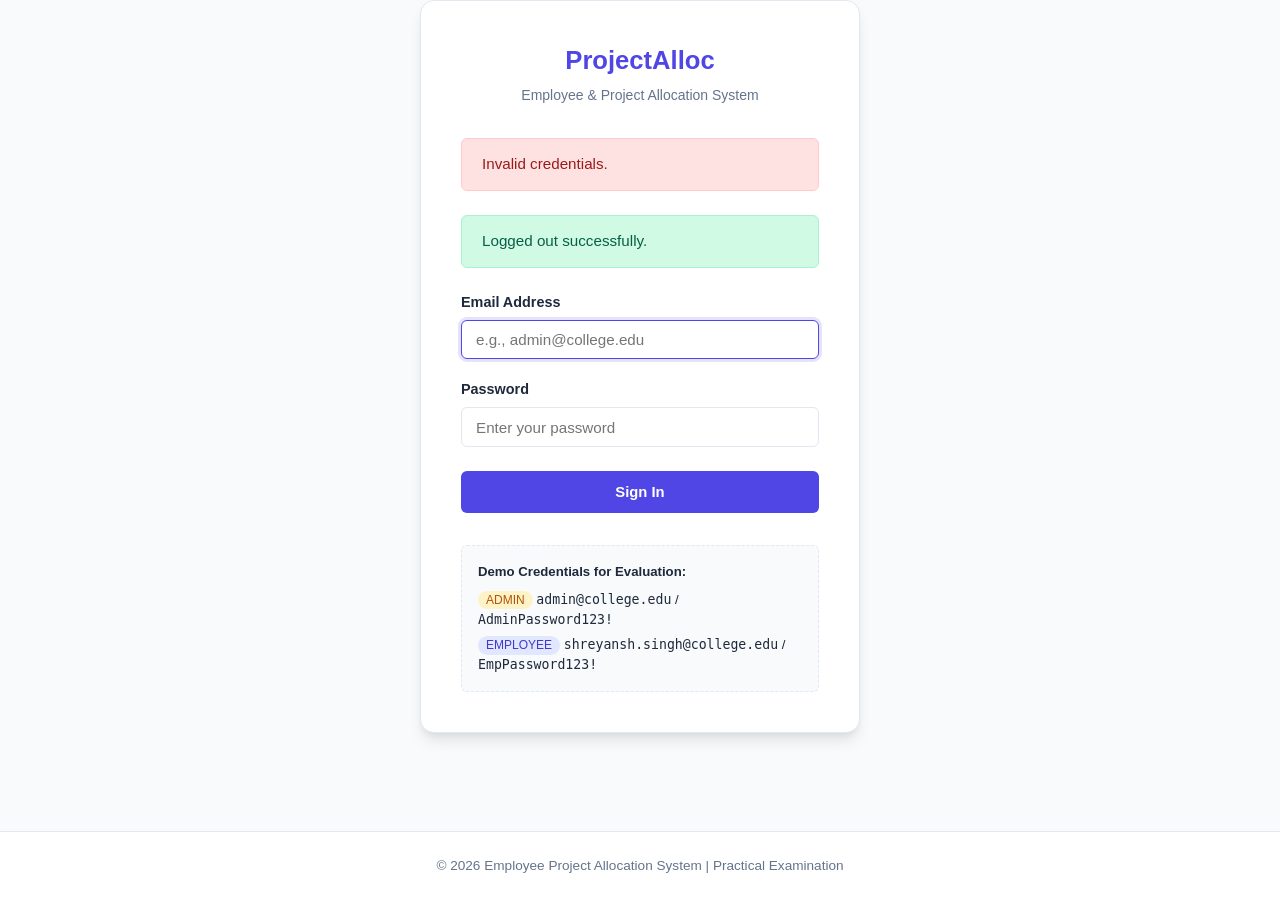
<file: src/main/webapp/WEB-INF/templates/login.html>
<!DOCTYPE html>
<html xmlns:th="http://www.thymeleaf.org" lang="en">
<head>
    <meta charset="UTF-8">
    <meta name="viewport" content="width=device-width, initial-scale=1.0">
    <title>Login - Employee Project Allocation System</title>
    <link rel="stylesheet" th:href="@{/css/style.css}" href="../../css/style.css">
</head>
<body>

<div class="auth-wrapper">
    <div class="auth-card">
        <div class="auth-header">
            <h1 class="auth-title">ProjectAlloc</h1>
            <p class="auth-subtitle">Employee & Project Allocation System</p>
        </div>

        <!-- Feedback Alert Messages -->
        <div th:if="${errorMessage != null}" class="alert alert-danger" th:text="${errorMessage}">
            Invalid credentials.
        </div>
        <div th:if="${successMessage != null}" class="alert alert-success" th:text="${successMessage}">
            Logged out successfully.
        </div>

        <form th:action="@{/login}" method="post">
            <div class="form-group">
                <label class="form-label" for="email">Email Address</label>
                <input type="email" id="email" name="email" class="form-control"
                       placeholder="e.g., admin@college.edu" required autofocus>
            </div>

            <div class="form-group">
                <label class="form-label" for="password">Password</label>
                <input type="password" id="password" name="password" class="form-control"
                       placeholder="Enter your password" required>
            </div>

            <div style="margin-top: 1.5rem;">
                <button type="submit" class="btn btn-primary" style="width: 100%; padding: 0.75rem;">
                    Sign In
                </button>
            </div>
        </form>

        <!-- College Examination Demo Helper Credentials Box -->
        <div style="margin-top: 2rem; padding: 1rem; background-color: #f8fafc; border: 1px dashed var(--border-color); border-radius: var(--radius-sm); font-size: 0.825rem;">
            <strong>Demo Credentials for Evaluation:</strong>
            <div style="margin-top: 0.5rem;">
                <span class="badge-role ADMIN">ADMIN</span>
                <span style="font-family: monospace;">admin@college.edu</span> / <span style="font-family: monospace;">AdminPassword123!</span>
            </div>
            <div style="margin-top: 0.35rem;">
                <span class="badge-role EMPLOYEE">EMPLOYEE</span>
                <span style="font-family: monospace;">shreyansh.singh@college.edu</span> / <span style="font-family: monospace;">EmpPassword123!</span>
            </div>
        </div>
    </div>
</div>

<footer class="footer">
    &copy; 2026 Employee Project Allocation System | Practical Examination
</footer>

</body>
</html>
</file>
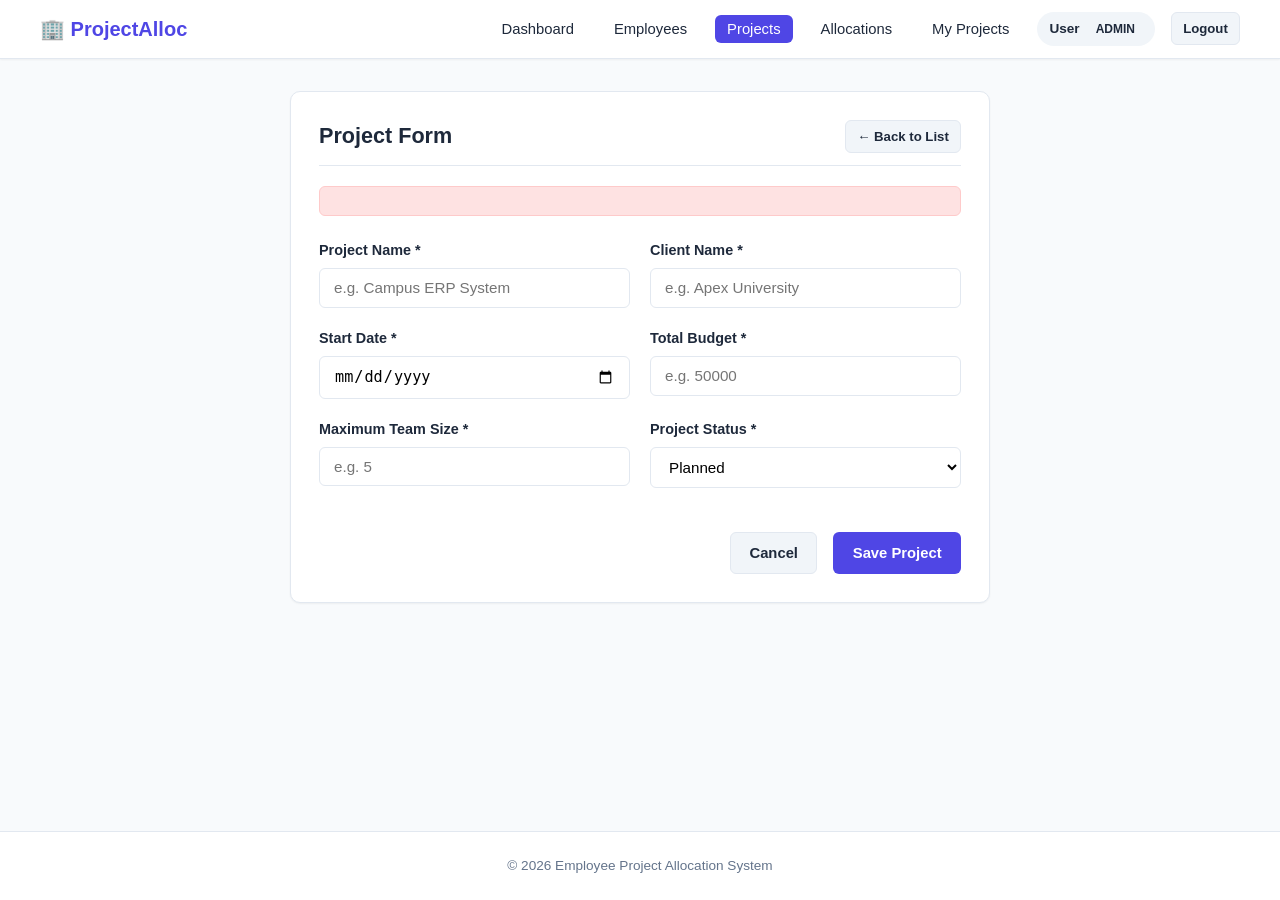
<file: src/main/webapp/WEB-INF/templates/project-form.html>
<!DOCTYPE html>
<html xmlns:th="http://www.thymeleaf.org" lang="en">
<head>
    <meta charset="UTF-8">
    <meta name="viewport" content="width=device-width, initial-scale=1.0">
    <title th:text="${isEdit ? 'Edit Project' : 'Add Project'} + ' - ProjectAlloc'">Project Form</title>
    <link rel="stylesheet" th:href="@{/css/style.css}" href="../../css/style.css">
</head>
<body>

<nav class="navbar">
    <div class="nav-container">
        <a class="nav-brand" th:href="@{/dashboard}">
            <span>🏢 ProjectAlloc</span>
        </a>
        <ul class="nav-links">
            <li><a class="nav-link" th:href="@{/dashboard}">Dashboard</a></li>
            <li><a class="nav-link" th:href="@{/employees}">Employees</a></li>
            <li><a class="nav-link active" th:href="@{/projects}">Projects</a></li>
            <li><a class="nav-link" th:href="@{/allocations}">Allocations</a></li>
            <li><a class="nav-link" th:href="@{/my-projects}">My Projects</a></li>
            <li>
                <div class="user-profile-badge">
                    <span th:text="${currentUserName}">User</span>
                    <span class="badge-role" th:classappend="${currentUserRole}" th:text="${currentUserRole}">ADMIN</span>
                </div>
            </li>
            <li><a class="btn btn-secondary btn-sm" th:href="@{/logout}">Logout</a></li>
        </ul>
    </div>
</nav>

<main class="main-content">
    <div class="card" style="max-width: 700px; margin: 0 auto;">
        <div class="card-header">
            <h2 class="card-title" th:text="${isEdit ? 'Edit Project Details' : 'Create New Project'}">
                Project Form
            </h2>
            <a th:href="@{/projects}" class="btn btn-secondary btn-sm">&larr; Back to List</a>
        </div>

        <div th:if="${errorMessage != null}" class="alert alert-danger" th:utext="${errorMessage}"></div>

        <form th:action="@{/projects/save}" th:object="${project}" method="post">
            <input type="hidden" name="projectID" th:value="*{projectID}" />

            <div class="form-row">
                <div class="form-group">
                    <label class="form-label" for="projectName">Project Name *</label>
                    <input type="text"
                           th:field="*{projectName}"
                           class="form-control"
                           placeholder="e.g. Campus ERP System" required>
                </div>

                <div class="form-group">
                    <label class="form-label" for="clientName">Client Name *</label>
                    <input type="text"
                           th:field="*{clientName}"
                           class="form-control"
                           placeholder="e.g. Apex University" required>
                </div>
            </div>

            <div class="form-row">
                <div class="form-group">
                    <label class="form-label" for="startDate">Start Date *</label>
                    <input type="date"
                           th:field="*{startDate}"
                           class="form-control" required>
                </div>

                <div class="form-group">
                    <label class="form-label" for="budget">Total Budget *</label>
                    <input type="number"
                           th:field="*{budget}"
                           step="0.01" min="1" class="form-control"
                           placeholder="e.g. 50000" required>
                </div>
            </div>

            <div class="form-row">
                <div class="form-group">
                    <label class="form-label" for="maximumTeamSize">Maximum Team Size *</label>
                    <input type="number"
                           th:field="*{maximumTeamSize}"
                           min="1" class="form-control"
                           placeholder="e.g. 5" required>
                </div>

                <div class="form-group">
                    <label class="form-label" for="status">Project Status *</label>
                    <select th:field="*{status}" class="form-control" required>
                        <option value="Planned" th:selected="*{status == 'Planned'}">Planned</option>
                        <option value="Active" th:selected="*{status == 'Active'}">Active</option>
                        <option value="Completed" th:selected="*{status == 'Completed'}">Completed</option>
                    </select>
                </div>
            </div>

            <div style="display: flex; gap: 1rem; margin-top: 1.5rem; justify-content: flex-end;">
                <a th:href="@{/projects}" class="btn btn-secondary">Cancel</a>
                <button type="submit" class="btn btn-primary"
                        th:text="${isEdit ? 'Update Project' : 'Create Project'}">
                    Save Project
                </button>
            </div>
        </form>
    </div>
</main>

<footer class="footer">
    &copy; 2026 Employee Project Allocation System
</footer>

</body>
</html>
</file>
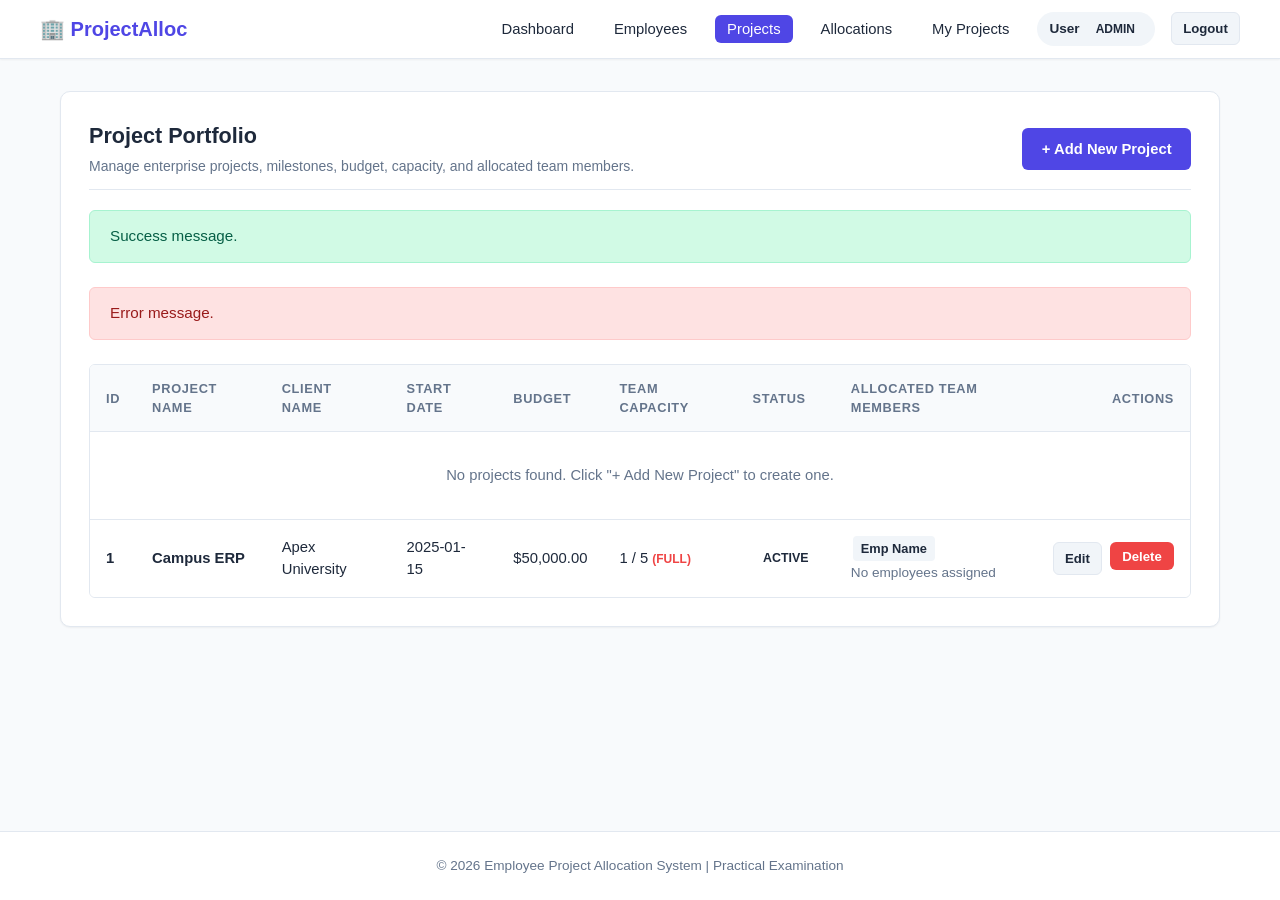
<file: src/main/webapp/WEB-INF/templates/project-list.html>
<!DOCTYPE html>
<html xmlns:th="http://www.thymeleaf.org" lang="en">
<head>
    <meta charset="UTF-8">
    <meta name="viewport" content="width=device-width, initial-scale=1.0">
    <title>Projects - Employee Project Allocation System</title>
    <link rel="stylesheet" th:href="@{/css/style.css}" href="../../css/style.css">
</head>
<body>

<nav class="navbar">
    <div class="nav-container">
        <a class="nav-brand" th:href="@{/dashboard}">
            <span>🏢 ProjectAlloc</span>
        </a>
        <ul class="nav-links">
            <li><a class="nav-link" th:href="@{/dashboard}">Dashboard</a></li>
            <li><a class="nav-link" th:href="@{/employees}">Employees</a></li>
            <li><a class="nav-link active" th:href="@{/projects}">Projects</a></li>
            <li><a class="nav-link" th:href="@{/allocations}">Allocations</a></li>
            <li><a class="nav-link" th:href="@{/my-projects}">My Projects</a></li>
            <li>
                <div class="user-profile-badge">
                    <span th:text="${currentUserName}">User</span>
                    <span class="badge-role" th:classappend="${currentUserRole}" th:text="${currentUserRole}">ADMIN</span>
                </div>
            </li>
            <li><a class="btn btn-secondary btn-sm" th:href="@{/logout}">Logout</a></li>
        </ul>
    </div>
</nav>

<main class="main-content">

    <div class="card">
        <div class="card-header">
            <div>
                <h2 class="card-title">Project Portfolio</h2>
                <p style="color: var(--text-muted); font-size: 0.875rem; margin-top: 0.25rem;">
                    Manage enterprise projects, milestones, budget, capacity, and allocated team members.
                </p>
            </div>
            <a th:href="@{/projects/new}" class="btn btn-primary">+ Add New Project</a>
        </div>

        <!-- Success & Error Alert Messages -->
        <div th:if="${successMessage != null}" class="alert alert-success" th:text="${successMessage}">
            Success message.
        </div>
        <div th:if="${errorMessage != null}" class="alert alert-danger" th:text="${errorMessage}">
            Error message.
        </div>

        <div class="table-responsive">
            <table class="data-table">
                <thead>
                <tr>
                    <th>ID</th>
                    <th>Project Name</th>
                    <th>Client Name</th>
                    <th>Start Date</th>
                    <th>Budget</th>
                    <th>Team Capacity</th>
                    <th>Status</th>
                    <th>Allocated Team Members</th>
                    <th style="text-align: right;">Actions</th>
                </tr>
                </thead>
                <tbody>
                <tr th:if="${#lists.isEmpty(projects)}">
                    <td colspan="9" style="text-align: center; padding: 2rem; color: var(--text-muted);">
                        No projects found. Click "+ Add New Project" to create one.
                    </td>
                </tr>
                <tr th:each="proj : ${projects}">
                    <td style="font-weight: 700;" th:text="${proj.projectID}">1</td>
                    <td style="font-weight: 600;" th:text="${proj.projectName}">Campus ERP</td>
                    <td th:text="${proj.clientName}">Apex University</td>
                    <td th:text="${proj.startDate}">2025-01-15</td>
                    <td th:text="'$' + ${#numbers.formatDecimal(proj.budget, 1, 'COMMA', 2, 'POINT')}">$50,000.00</td>
                    <td>
                        <span th:text="${proj.currentTeamSize} + ' / ' + ${proj.maximumTeamSize}">1 / 5</span>
                        <span th:if="${proj.full}" style="font-size: 0.75rem; color: var(--danger); font-weight: 700;"> (FULL)</span>
                    </td>
                    <td>
                        <span class="status-badge" th:classappend="'status-' + ${proj.status}" th:text="${proj.status}">
                            Active
                        </span>
                    </td>
                    <td>
                        <!-- Requirement 2.4: Display all employees assigned to each project -->
                        <div th:if="${proj.employees != null and !proj.employees.isEmpty()}">
                            <span th:each="emp, stat : ${proj.employees}">
                                <span style="display: inline-block; background-color: #f1f5f9; padding: 0.2rem 0.5rem; border-radius: 4px; font-size: 0.8rem; margin: 2px;">
                                    <strong th:text="${emp.employeeName}">Emp Name</strong>
                                    <small style="color: var(--text-muted);" th:text="' (' + ${emp.designation} + ')'"></small>
                                </span>
                            </span>
                        </div>
                        <div th:if="${proj.employees == null or proj.employees.isEmpty()}" style="color: var(--text-muted); font-size: 0.85rem;">
                            No employees assigned
                        </div>
                    </td>
                    <td style="text-align: right;">
                        <div class="btn-group" style="justify-content: flex-end;">
                            <a th:href="@{/projects/edit(id=${proj.projectID})}" class="btn btn-secondary btn-sm">
                                Edit
                            </a>
                            <form th:action="@{/projects/delete}" method="post" style="display: inline;"
                                  onsubmit="return confirm('Are you sure you want to delete this project? Existing allocations will be cleanly removed.');">
                                <input type="hidden" name="projectID" th:value="${proj.projectID}" />
                                <button type="submit" class="btn btn-danger btn-sm">Delete</button>
                            </form>
                        </div>
                    </td>
                </tr>
                </tbody>
            </table>
        </div>
    </div>

</main>

<footer class="footer">
    &copy; 2026 Employee Project Allocation System | Practical Examination
</footer>

</body>
</html>
</file>
<file: src/main/webapp/css/style.css>
:root {
    --primary: #4f46e5;
    --primary-hover: #4338ca;
    --primary-light: #e0e7ff;
    --secondary: #64748b;
    --success: #10b981;
    --success-bg: #d1fae5;
    --success-text: #065f46;
    --danger: #ef4444;
    --danger-bg: #fee2e2;
    --danger-text: #991b1b;
    --warning: #f59e0b;
    --warning-bg: #fef3c7;
    --warning-text: #92400e;
    --info: #0284c7;
    --info-bg: #e0f2fe;
    --info-text: #075985;
    --bg-page: #f8fafc;
    --bg-card: #ffffff;
    --border-color: #e2e8f0;
    --text-main: #1e293b;
    --text-muted: #64748b;
    --radius-sm: 6px;
    --radius-md: 10px;
    --radius-lg: 14px;
    --shadow-sm: 0 1px 2px 0 rgba(0, 0, 0, 0.05);
    --shadow-md: 0 4px 6px -1px rgba(0, 0, 0, 0.1), 0 2px 4px -1px rgba(0, 0, 0, 0.06);
    --shadow-lg: 0 10px 15px -3px rgba(0, 0, 0, 0.1), 0 4px 6px -2px rgba(0, 0, 0, 0.05);
}

* {
    box-sizing: border-box;
    margin: 0;
    padding: 0;
}

body {
    font-family: -apple-system, BlinkMacSystemFont, "Segoe UI", Roboto, Helvetica, Arial, sans-serif;
    background-color: var(--bg-page);
    color: var(--text-main);
    line-height: 1.5;
    min-height: 100vh;
    display: flex;
    flex-direction: column;
}

/* NAVBAR */
.navbar {
    background-color: #ffffff;
    border-bottom: 1px solid var(--border-color);
    box-shadow: var(--shadow-sm);
    padding: 0.75rem 1.5rem;
    position: sticky;
    top: 0;
    z-index: 50;
}

.nav-container {
    max-width: 1200px;
    margin: 0 auto;
    display: flex;
    justify-content: space-between;
    align-items: center;
    flex-wrap: wrap;
    gap: 1rem;
}

.nav-brand {
    font-size: 1.25rem;
    font-weight: 700;
    color: var(--primary);
    text-decoration: none;
    display: flex;
    align-items: center;
    gap: 0.5rem;
}

.nav-links {
    display: flex;
    align-items: center;
    gap: 1rem;
    list-style: none;
    flex-wrap: wrap;
}

.nav-link {
    text-decoration: none;
    color: var(--text-main);
    font-size: 0.925rem;
    font-weight: 500;
    padding: 0.4rem 0.75rem;
    border-radius: var(--radius-sm);
    transition: all 0.15s ease-in-out;
}

.nav-link:hover {
    background-color: var(--primary-light);
    color: var(--primary);
}

.nav-link.active {
    background-color: var(--primary);
    color: #ffffff;
}

.user-profile-badge {
    display: flex;
    align-items: center;
    gap: 0.5rem;
    background-color: #f1f5f9;
    padding: 0.35rem 0.75rem;
    border-radius: 9999px;
    font-size: 0.85rem;
    font-weight: 600;
}

.badge-role {
    font-size: 0.75rem;
    padding: 0.15rem 0.5rem;
    border-radius: 9999px;
    text-transform: uppercase;
}

.badge-role.ADMIN {
    background-color: #fef3c7;
    color: #b45309;
}

.badge-role.EMPLOYEE {
    background-color: #e0e7ff;
    color: #4338ca;
}

/* MAIN LAYOUT */
.main-content {
    flex: 1;
    max-width: 1200px;
    width: 100%;
    margin: 2rem auto;
    padding: 0 1.25rem;
}

/* CARDS */
.card {
    background: var(--bg-card);
    border: 1px solid var(--border-color);
    border-radius: var(--radius-md);
    box-shadow: var(--shadow-sm);
    padding: 1.75rem;
    margin-bottom: 1.75rem;
}

.card-header {
    display: flex;
    justify-content: space-between;
    align-items: center;
    margin-bottom: 1.25rem;
    padding-bottom: 0.75rem;
    border-bottom: 1px solid var(--border-color);
}

.card-title {
    font-size: 1.35rem;
    font-weight: 700;
    color: var(--text-main);
}

/* STATS GRID */
.stats-grid {
    display: grid;
    grid-template-columns: repeat(auto-fit, minmax(220px, 1fr));
    gap: 1.25rem;
    margin-bottom: 2rem;
}

.stat-card {
    background: #ffffff;
    border: 1px solid var(--border-color);
    border-radius: var(--radius-md);
    padding: 1.5rem;
    box-shadow: var(--shadow-sm);
    display: flex;
    flex-direction: column;
    border-top: 4px solid var(--primary);
}

.stat-title {
    font-size: 0.875rem;
    font-weight: 600;
    color: var(--text-muted);
    text-transform: uppercase;
    letter-spacing: 0.05em;
}

.stat-value {
    font-size: 2.25rem;
    font-weight: 800;
    color: var(--text-main);
    margin-top: 0.5rem;
}

/* ALERTS */
.alert {
    padding: 0.875rem 1.25rem;
    border-radius: var(--radius-sm);
    margin-bottom: 1.5rem;
    font-size: 0.95rem;
    display: flex;
    align-items: center;
    gap: 0.75rem;
}

.alert-success {
    background-color: var(--success-bg);
    color: var(--success-text);
    border: 1px solid #a7f3d0;
}

.alert-danger {
    background-color: var(--danger-bg);
    color: var(--danger-text);
    border: 1px solid #fecaca;
}

.alert-warning {
    background-color: var(--warning-bg);
    color: var(--warning-text);
    border: 1px solid #fde68a;
}

.alert-info {
    background-color: var(--info-bg);
    color: var(--info-text);
    border: 1px solid #bae6fd;
}

/* TABLES */
.table-responsive {
    overflow-x: auto;
    border-radius: var(--radius-sm);
    border: 1px solid var(--border-color);
}

.data-table {
    width: 100%;
    border-collapse: collapse;
    text-align: left;
    background: #ffffff;
}

.data-table th {
    background-color: #f8fafc;
    color: var(--text-muted);
    font-size: 0.8rem;
    font-weight: 700;
    text-transform: uppercase;
    letter-spacing: 0.05em;
    padding: 0.875rem 1rem;
    border-bottom: 1px solid var(--border-color);
}

.data-table td {
    padding: 0.875rem 1rem;
    font-size: 0.925rem;
    border-bottom: 1px solid var(--border-color);
    vertical-align: middle;
}

.data-table tbody tr:hover {
    background-color: #f8fafc;
}

.data-table tbody tr:last-child td {
    border-bottom: none;
}

/* STATUS BADGES */
.status-badge {
    display: inline-block;
    padding: 0.25rem 0.65rem;
    font-size: 0.775rem;
    font-weight: 700;
    border-radius: 9999px;
    text-transform: uppercase;
}

.status-Planned {
    background-color: var(--warning-bg);
    color: var(--warning-text);
}

.status-Active {
    background-color: var(--success-bg);
    color: var(--success-text);
}

.status-Completed {
    background-color: #e2e8f0;
    color: #475569;
}

/* BUTTONS */
.btn {
    display: inline-flex;
    align-items: center;
    justify-content: center;
    gap: 0.5rem;
    padding: 0.55rem 1.15rem;
    font-size: 0.925rem;
    font-weight: 600;
    border-radius: var(--radius-sm);
    text-decoration: none;
    border: 1px solid transparent;
    cursor: pointer;
    transition: all 0.15s ease-in-out;
}

.btn-primary {
    background-color: var(--primary);
    color: #ffffff;
}

.btn-primary:hover {
    background-color: var(--primary-hover);
}

.btn-secondary {
    background-color: #f1f5f9;
    color: var(--text-main);
    border-color: var(--border-color);
}

.btn-secondary:hover {
    background-color: #e2e8f0;
}

.btn-danger {
    background-color: var(--danger);
    color: #ffffff;
}

.btn-danger:hover {
    background-color: #dc2626;
}

.btn-sm {
    padding: 0.35rem 0.7rem;
    font-size: 0.825rem;
}

.btn-group {
    display: flex;
    gap: 0.5rem;
}

/* FORMS */
.form-group {
    margin-bottom: 1.25rem;
}

.form-label {
    display: block;
    margin-bottom: 0.4rem;
    font-weight: 600;
    font-size: 0.9rem;
    color: var(--text-main);
}

.form-control {
    width: 100%;
    padding: 0.65rem 0.875rem;
    font-size: 0.95rem;
    border: 1px solid var(--border-color);
    border-radius: var(--radius-sm);
    background-color: #ffffff;
    transition: border-color 0.15s ease-in-out, box-shadow 0.15s ease-in-out;
}

.form-control:focus {
    outline: none;
    border-color: var(--primary);
    box-shadow: 0 0 0 3px rgba(79, 70, 229, 0.15);
}

.form-control:disabled {
    background-color: #f1f5f9;
    cursor: not-allowed;
}

.form-help {
    font-size: 0.8rem;
    color: var(--text-muted);
    margin-top: 0.25rem;
}

.form-row {
    display: grid;
    grid-template-columns: repeat(auto-fit, minmax(240px, 1fr));
    gap: 1.25rem;
}

/* CHECKBOX LIST (For Multi-Project Allocation) */
.checkbox-card-list {
    display: flex;
    flex-direction: column;
    gap: 0.75rem;
    max-height: 320px;
    overflow-y: auto;
    padding: 0.5rem;
    border: 1px solid var(--border-color);
    border-radius: var(--radius-sm);
    background: #fafafa;
}

.checkbox-card {
    display: flex;
    align-items: flex-start;
    gap: 0.75rem;
    background: #ffffff;
    padding: 0.875rem;
    border-radius: var(--radius-sm);
    border: 1px solid var(--border-color);
    cursor: pointer;
    transition: all 0.15s ease;
}

.checkbox-card:hover {
    border-color: var(--primary);
    background-color: #f8fafc;
}

.checkbox-card.disabled {
    opacity: 0.6;
    cursor: not-allowed;
    background-color: #f1f5f9;
}

.checkbox-card input[type="checkbox"] {
    margin-top: 0.25rem;
    width: 1.1rem;
    height: 1.1rem;
    accent-color: var(--primary);
}

.checkbox-content {
    flex: 1;
}

.checkbox-title {
    font-weight: 700;
    font-size: 0.95rem;
    display: flex;
    justify-content: space-between;
    align-items: center;
}

.checkbox-desc {
    font-size: 0.825rem;
    color: var(--text-muted);
    margin-top: 0.2rem;
}

/* AUTH / LOGIN CONTAINER */
.auth-wrapper {
    display: flex;
    justify-content: center;
    align-items: center;
    min-height: 80vh;
}

.auth-card {
    width: 100%;
    max-width: 440px;
    background: #ffffff;
    border: 1px solid var(--border-color);
    border-radius: var(--radius-lg);
    box-shadow: var(--shadow-lg);
    padding: 2.5rem;
}

.auth-header {
    text-align: center;
    margin-bottom: 2rem;
}

.auth-title {
    font-size: 1.6rem;
    font-weight: 800;
    color: var(--primary);
}

.auth-subtitle {
    font-size: 0.875rem;
    color: var(--text-muted);
    margin-top: 0.35rem;
}

/* FOOTER */
.footer {
    text-align: center;
    padding: 1.5rem;
    font-size: 0.85rem;
    color: var(--text-muted);
    border-top: 1px solid var(--border-color);
    background: #ffffff;
    margin-top: auto;
}
</file>
